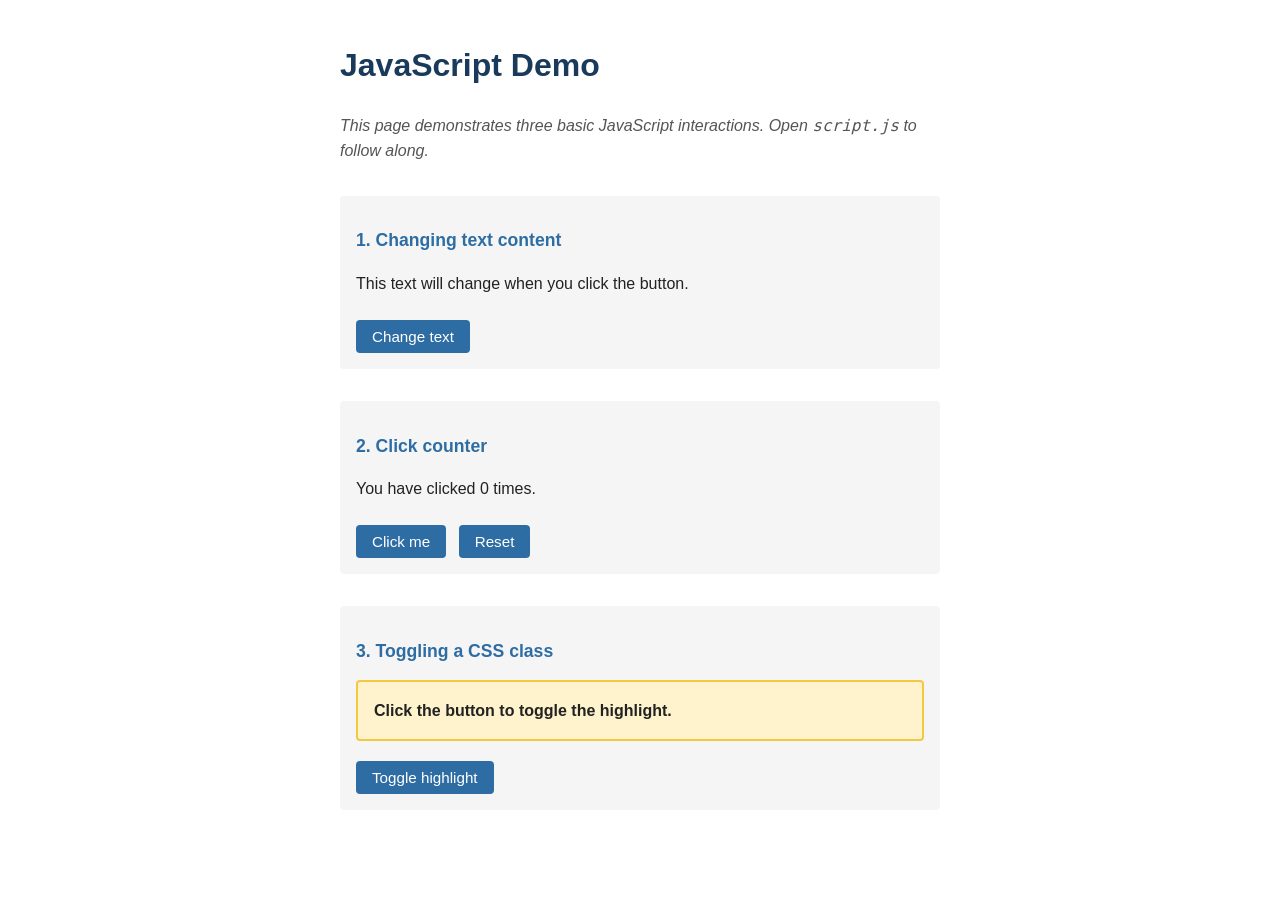
<file: demos/lesson-05/index.html>
<!doctype html>
<html lang="en">
  <head>
    <meta charset="UTF-8" />
    <title>Lesson 5 Demo — JavaScript Basics</title>
    <link rel="stylesheet" href="style.css" />
    <script src="script.js" defer></script>
  </head>
  <body>
    <h1>JavaScript Demo</h1>
    <p class="intro">
      This page demonstrates three basic JavaScript interactions. Open
      <code>script.js</code> to follow along.
    </p>

    <!-- Demo 1: Change text content -->
    <section>
      <h2>1. Changing text content</h2>
      <p id="greeting">This text will change when you click the button.</p>
      <button onclick="changeGreeting()">Change text</button>
    </section>

    <!-- Demo 2: Click counter -->
    <section>
      <h2>2. Click counter</h2>
      <p>You have clicked <span id="count">0</span> times.</p>
      <button onclick="increment()">Click me</button>
      <button onclick="resetCount()">Reset</button>
    </section>

    <!-- Demo 3: Change styles with classList -->
    <section>
      <h2>3. Toggling a CSS class</h2>
      <div id="color-box" class="highlighted">
        Click the button to toggle the highlight.
      </div>
      <button onclick="toggleHighlight()">Toggle highlight</button>
    </section>
  </body>
</html>
</file>
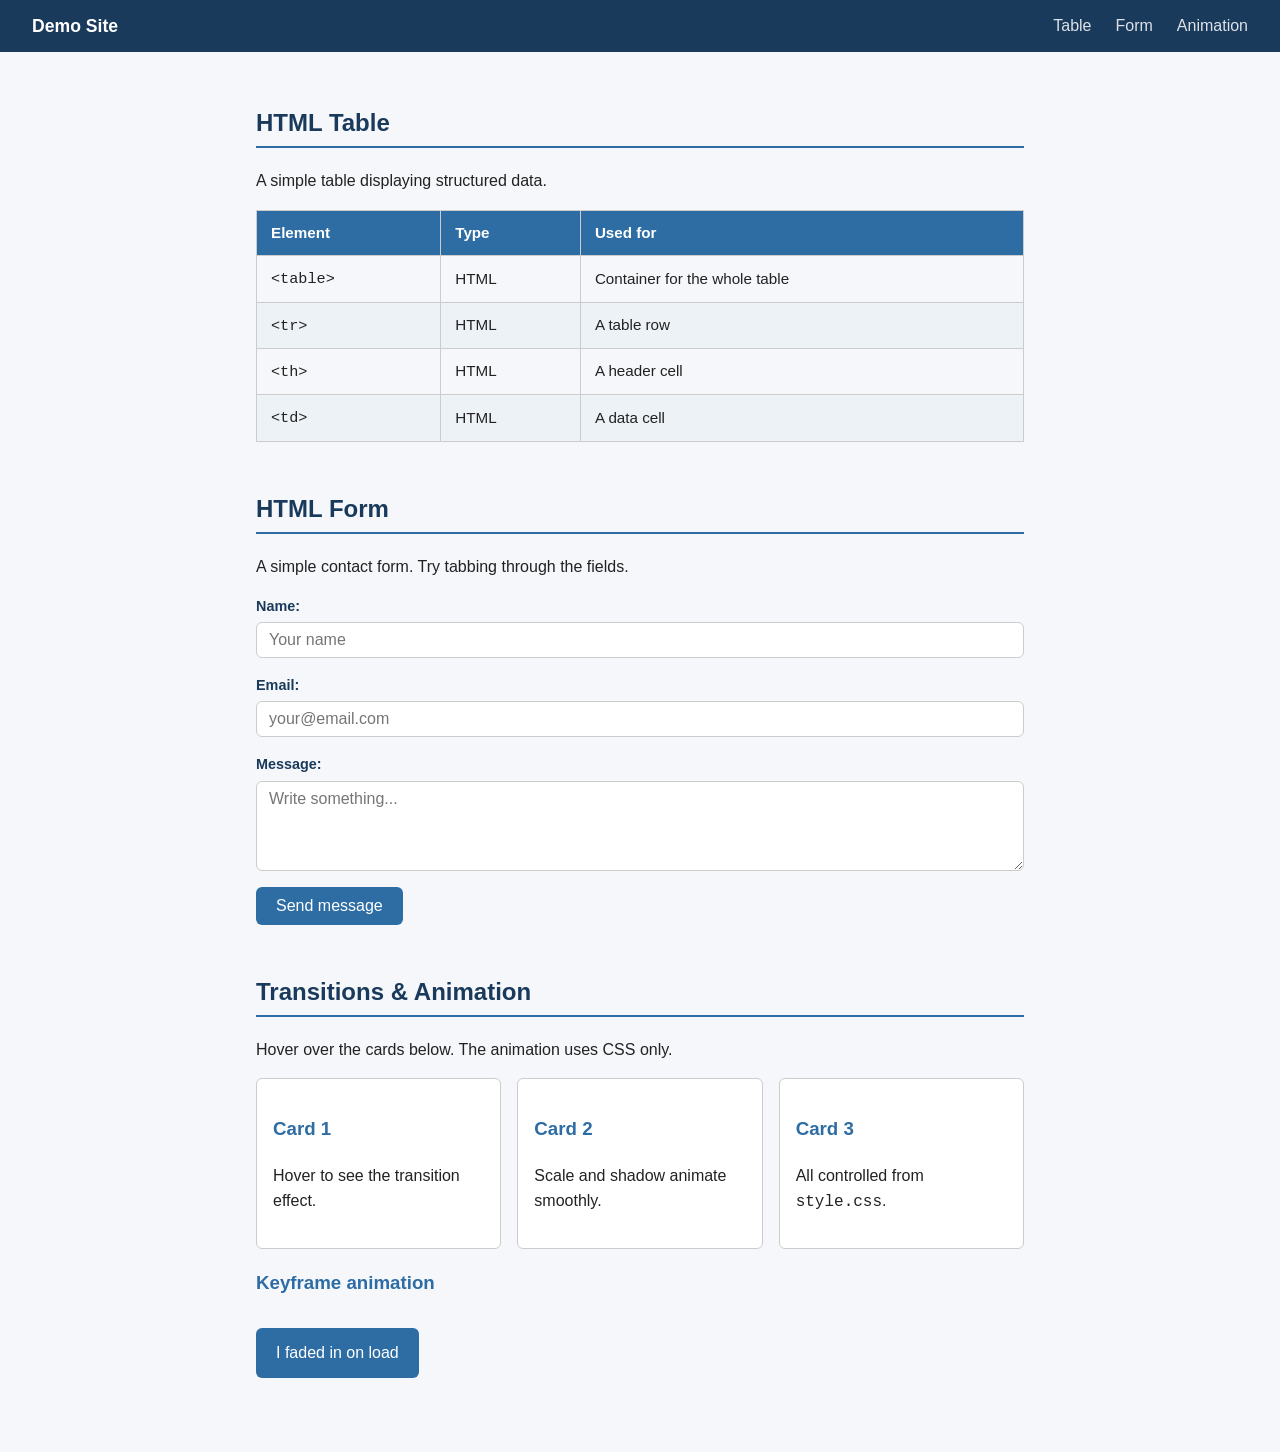
<file: demos/lesson-07/index.html>
<!DOCTYPE html>
<html lang="en">
  <head>
    <meta charset="UTF-8">
    <title>Lesson 7 Demo — HTML II + CSS II</title>
    <link rel="stylesheet" href="style.css">
    <script src="script.js" defer></script>
  </head>
  <body>

    <!-- Flexbox navigation bar -->
    <nav class="navbar">
      <span class="logo">Demo Site</span>
      <ul class="nav-links">
        <li><a href="#table-section">Table</a></li>
        <li><a href="#form-section">Form</a></li>
        <li><a href="#animation-section">Animation</a></li>
      </ul>
    </nav>

    <main>

      <!-- Table -->
      <section id="table-section">
        <h2>HTML Table</h2>
        <p>A simple table displaying structured data.</p>
        <table>
          <thead>
            <tr>
              <th>Element</th>
              <th>Type</th>
              <th>Used for</th>
            </tr>
          </thead>
          <tbody>
            <tr>
              <td><code>&lt;table&gt;</code></td>
              <td>HTML</td>
              <td>Container for the whole table</td>
            </tr>
            <tr>
              <td><code>&lt;tr&gt;</code></td>
              <td>HTML</td>
              <td>A table row</td>
            </tr>
            <tr>
              <td><code>&lt;th&gt;</code></td>
              <td>HTML</td>
              <td>A header cell</td>
            </tr>
            <tr>
              <td><code>&lt;td&gt;</code></td>
              <td>HTML</td>
              <td>A data cell</td>
            </tr>
          </tbody>
        </table>
      </section>

      <!-- Form -->
      <section id="form-section">
        <h2>HTML Form</h2>
        <p>A simple contact form. Try tabbing through the fields.</p>
        <form>
          <div class="form-group">
            <label for="name">Name:</label>
            <input type="text" id="name" name="name"
                   placeholder="Your name">
          </div>
          <div class="form-group">
            <label for="email">Email:</label>
            <input type="email" id="email" name="email"
                   placeholder="your@email.com">
          </div>
          <div class="form-group">
            <label for="message">Message:</label>
            <textarea id="message" name="message"
                      rows="4" placeholder="Write something..."></textarea>
          </div>
          <button type="button" onclick="handleForm()">Send message</button>
        </form>
        <p id="form-feedback"></p>
      </section>

      <!-- Hover cards and animation -->
      <section id="animation-section">
        <h2>Transitions &amp; Animation</h2>
        <p>Hover over the cards below. The animation uses CSS only.</p>
        <div class="card-row">
          <div class="card">
            <h3>Card 1</h3>
            <p>Hover to see the transition effect.</p>
          </div>
          <div class="card">
            <h3>Card 2</h3>
            <p>Scale and shadow animate smoothly.</p>
          </div>
          <div class="card">
            <h3>Card 3</h3>
            <p>All controlled from <code>style.css</code>.</p>
          </div>
        </div>

        <h3>Keyframe animation</h3>
        <div class="animated-box">I faded in on load</div>
      </section>

    </main>

  </body>
</html>
</file>
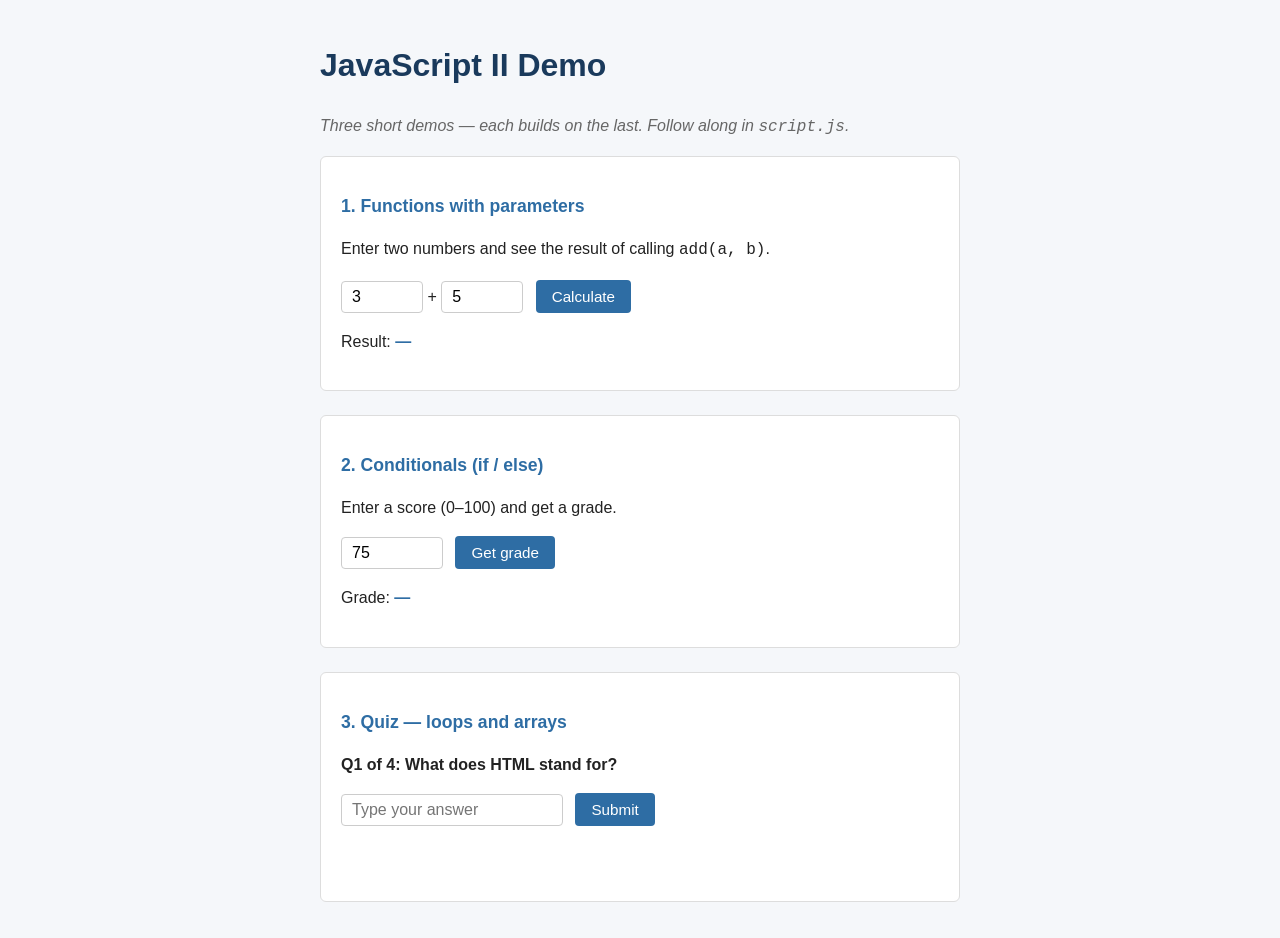
<file: demos/lesson-08/index.html>
<!DOCTYPE html>
<html lang="en">
  <head>
    <meta charset="UTF-8">
    <title>Lesson 8 Demo — JavaScript II</title>
    <link rel="stylesheet" href="style.css">
    <script src="script.js" defer></script>
  </head>
  <body>

    <h1>JavaScript II Demo</h1>
    <p class="intro">
      Three short demos — each builds on the last.
      Follow along in <code>script.js</code>.
    </p>

    <!-- Demo 1: Functions with parameters and return values -->
    <section>
      <h2>1. Functions with parameters</h2>
      <p>
        Enter two numbers and see the result of calling
        <code>add(a, b)</code>.
      </p>
      <input type="number" id="num-a" value="3" style="width:60px">
      +
      <input type="number" id="num-b" value="5" style="width:60px">
      <button onclick="showSum()">Calculate</button>
      <p>Result: <span id="sum-result">—</span></p>
    </section>

    <!-- Demo 2: Conditionals -->
    <section>
      <h2>2. Conditionals (if / else)</h2>
      <p>Enter a score (0–100) and get a grade.</p>
      <input type="number" id="score-input"
             min="0" max="100" value="75" style="width:80px">
      <button onclick="showGrade()">Get grade</button>
      <p>Grade: <span id="grade-result">—</span></p>
    </section>

    <!-- Demo 3: Loop + quiz -->
    <section>
      <h2>3. Quiz — loops and arrays</h2>
      <div id="question-box">
        <p><strong id="question-text"></strong></p>
        <input type="text" id="answer-input"
               placeholder="Type your answer">
        <button onclick="submitAnswer()">Submit</button>
        <p id="feedback"></p>
      </div>
      <div id="result-box" style="display:none">
        <p id="final-score"></p>
        <p id="score-message"></p>
        <button onclick="restartQuiz()">Try again</button>
      </div>
    </section>

  </body>
</html>
</file>
<file: demos/lesson-05/style.css>
/* Lesson 5 — style.css */

body {
  font-family: Arial, Helvetica, sans-serif;
  font-size: 16px;
  line-height: 1.6;
  color: #222;
  max-width: 600px;
  margin: 40px auto;
  padding: 0 20px;
}

h1 { color: #1a3a5c; }
h2 { color: #2E6DA4; font-size: 1.1em; }

.intro {
  color: #555;
  font-style: italic;
}

section {
  margin: 2em 0;
  padding: 16px;
  background-color: #f5f5f5;
  border-radius: 4px;
}

button {
  margin-top: 8px;
  margin-right: 8px;
  padding: 8px 16px;
  background-color: #2E6DA4;
  color: white;
  border: none;
  border-radius: 4px;
  cursor: pointer;
  font-size: 0.95em;
}

button:hover {
  background-color: #1a4a7e;
}

#color-box {
  padding: 16px;
  margin: 12px 0;
  background-color: #ffffff;
  border: 2px solid #cccccc;
  border-radius: 4px;
  transition: background-color 0.3s ease, border-color 0.3s ease;
}

/* Class added/removed by JavaScript */
#color-box.highlighted {
  background-color: #fff3cd;
  border-color: #f5c842;
  font-weight: bold;
}
</file>
<file: demos/lesson-07/style.css>
/* Lesson 7 — style.css */
/* Demonstrates: CSS custom properties, flexbox, pseudo-classes,
   transitions, @keyframes animation, table and form styling */

/* ── CSS Custom Properties ───────────────────────────────────────────────── */
:root {
  --primary:    #1a3a5c;
  --accent:     #2E6DA4;
  --accent-dark:#1a4a7e;
  --bg:         #f5f7fa;
  --surface:    #ffffff;
  --text:       #222222;
  --muted:      #666666;
  --border:     #cccccc;
  --spacing:    16px;
  --radius:     6px;
}

/* ── Base ────────────────────────────────────────────────────────────────── */
* {
  box-sizing: border-box;
}

body {
  font-family: Arial, Helvetica, sans-serif;
  font-size: 16px;
  line-height: 1.6;
  color: var(--text);
  background-color: var(--bg);
  margin: 0;
  padding: 0;
}

main {
  max-width: 800px;
  margin: 0 auto;
  padding: 32px var(--spacing);
}

h2 {
  color: var(--primary);
  border-bottom: 2px solid var(--accent);
  padding-bottom: 4px;
}

h3 { color: var(--accent); }

/* ── Flexbox: navigation bar ─────────────────────────────────────────────── */
.navbar {
  display: flex;
  justify-content: space-between;
  align-items: center;
  padding: 12px 32px;
  background-color: var(--primary);
}

.logo {
  color: white;
  font-weight: bold;
  font-size: 1.1em;
}

.nav-links {
  display: flex;
  gap: 24px;
  list-style: none;
  margin: 0;
  padding: 0;
}

.nav-links a {
  color: rgba(255,255,255,0.85);
  text-decoration: none;
  transition: color 0.2s ease;
}

/* Pseudo-class: hover on nav links */
.nav-links a:hover {
  color: white;
}

/* ── Sections ────────────────────────────────────────────────────────────── */
section {
  margin-bottom: 48px;
}

/* ── Table ───────────────────────────────────────────────────────────────── */
table {
  width: 100%;
  border-collapse: collapse;
  font-size: 0.95em;
}

th, td {
  padding: 10px 14px;
  border: 1px solid var(--border);
  text-align: left;
}

th {
  background-color: var(--accent);
  color: white;
}

tbody tr:nth-child(even) {
  background-color: #edf2f7;
}

/* ── Form ────────────────────────────────────────────────────────────────── */
.form-group {
  display: flex;
  flex-direction: column;
  gap: 4px;
  margin-bottom: var(--spacing);
}

label {
  font-weight: bold;
  font-size: 0.9em;
  color: var(--primary);
}

input, textarea {
  padding: 8px 12px;
  border: 1.5px solid var(--border);
  border-radius: var(--radius);
  font-size: 1em;
  font-family: inherit;
  transition: border-color 0.2s ease, background-color 0.2s ease;
}

/* Pseudo-class: focus on inputs */
input:focus, textarea:focus {
  outline: none;
  border-color: var(--accent);
  background-color: #f0f6ff;
}

button {
  padding: 10px 20px;
  background-color: var(--accent);
  color: white;
  border: none;
  border-radius: var(--radius);
  font-size: 1em;
  cursor: pointer;
  transition: background-color 0.2s ease;
}

button:hover {
  background-color: var(--accent-dark);
}

#form-feedback {
  margin-top: 12px;
  color: var(--accent);
  font-weight: bold;
}

/* ── Flexbox: card row ───────────────────────────────────────────────────── */
.card-row {
  display: flex;
  gap: var(--spacing);
  flex-wrap: wrap;
}

.card {
  flex: 1;
  min-width: 180px;
  background-color: var(--surface);
  border: 1px solid var(--border);
  border-radius: var(--radius);
  padding: var(--spacing);
  transition: transform 0.2s ease, box-shadow 0.2s ease;
}

/* Pseudo-class + transition: hover on cards */
.card:hover {
  transform: scale(1.03);
  box-shadow: 0 6px 16px rgba(0, 0, 0, 0.12);
}

/* ── @keyframes animation ────────────────────────────────────────────────── */
@keyframes fade-in {
  from {
    opacity: 0;
    transform: translateY(16px);
  }
  to {
    opacity: 1;
    transform: translateY(0);
  }
}

.animated-box {
  display: inline-block;
  margin-top: 12px;
  padding: 12px 20px;
  background-color: var(--accent);
  color: white;
  border-radius: var(--radius);
  animation: fade-in 0.8s ease forwards;
}
</file>
<file: demos/lesson-08/style.css>
/* Lesson 8 — style.css */

body {
  font-family: Arial, Helvetica, sans-serif;
  font-size: 16px;
  line-height: 1.6;
  color: #222;
  max-width: 640px;
  margin: 40px auto;
  padding: 0 20px;
  background-color: #f5f7fa;
}

h1 { color: #1a3a5c; }
h2 { color: #2E6DA4; font-size: 1.1em; }

.intro {
  color: #666;
  font-style: italic;
}

section {
  background: #fff;
  border: 1px solid #ddd;
  border-radius: 6px;
  padding: 20px;
  margin-bottom: 24px;
}

input[type="text"],
input[type="number"] {
  padding: 6px 10px;
  border: 1.5px solid #ccc;
  border-radius: 4px;
  font-size: 1em;
}

input:focus {
  outline: none;
  border-color: #2E6DA4;
}

button {
  margin-left: 8px;
  padding: 8px 16px;
  background-color: #2E6DA4;
  color: white;
  border: none;
  border-radius: 4px;
  cursor: pointer;
  font-size: 0.95em;
  transition: background-color 0.2s ease;
}

button:hover {
  background-color: #1a4a7e;
}

#feedback {
  min-height: 1.4em;
  font-weight: bold;
}

#grade-result, #sum-result {
  font-weight: bold;
  color: #2E6DA4;
}
</file>
